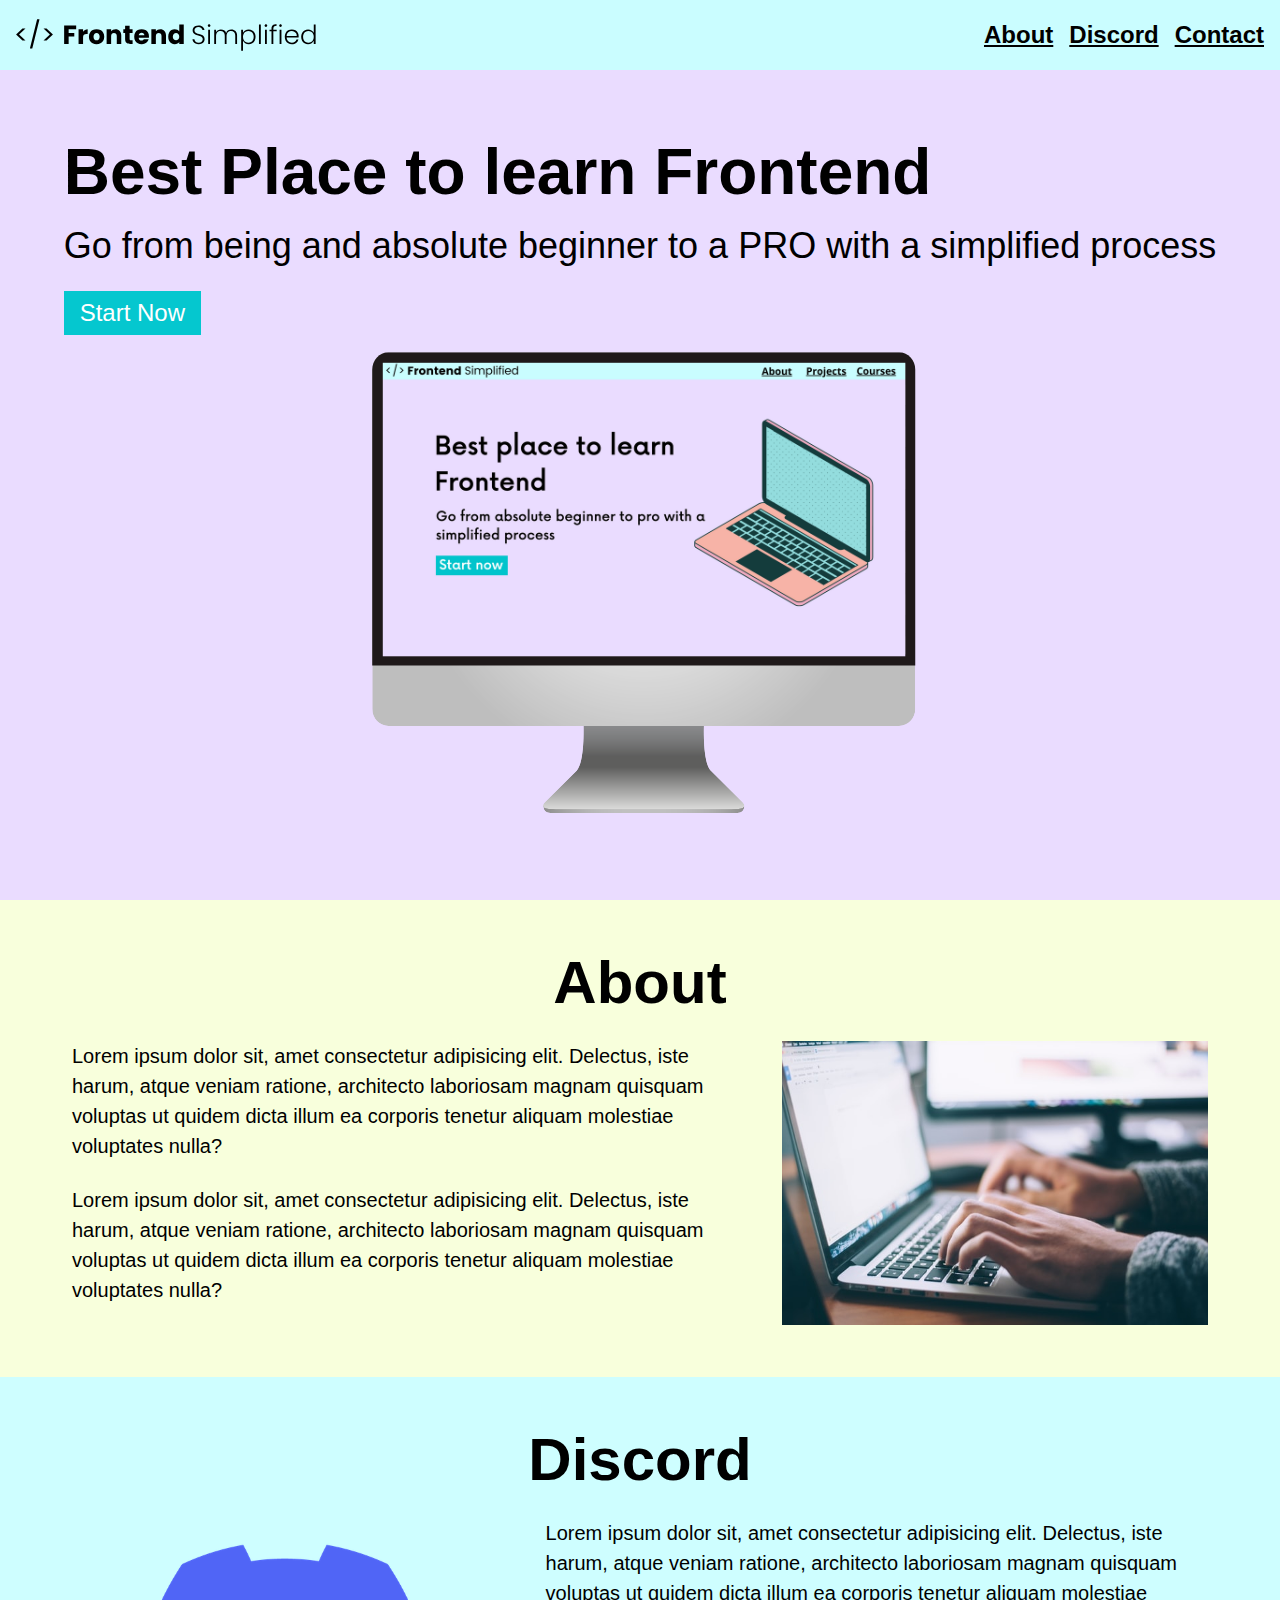
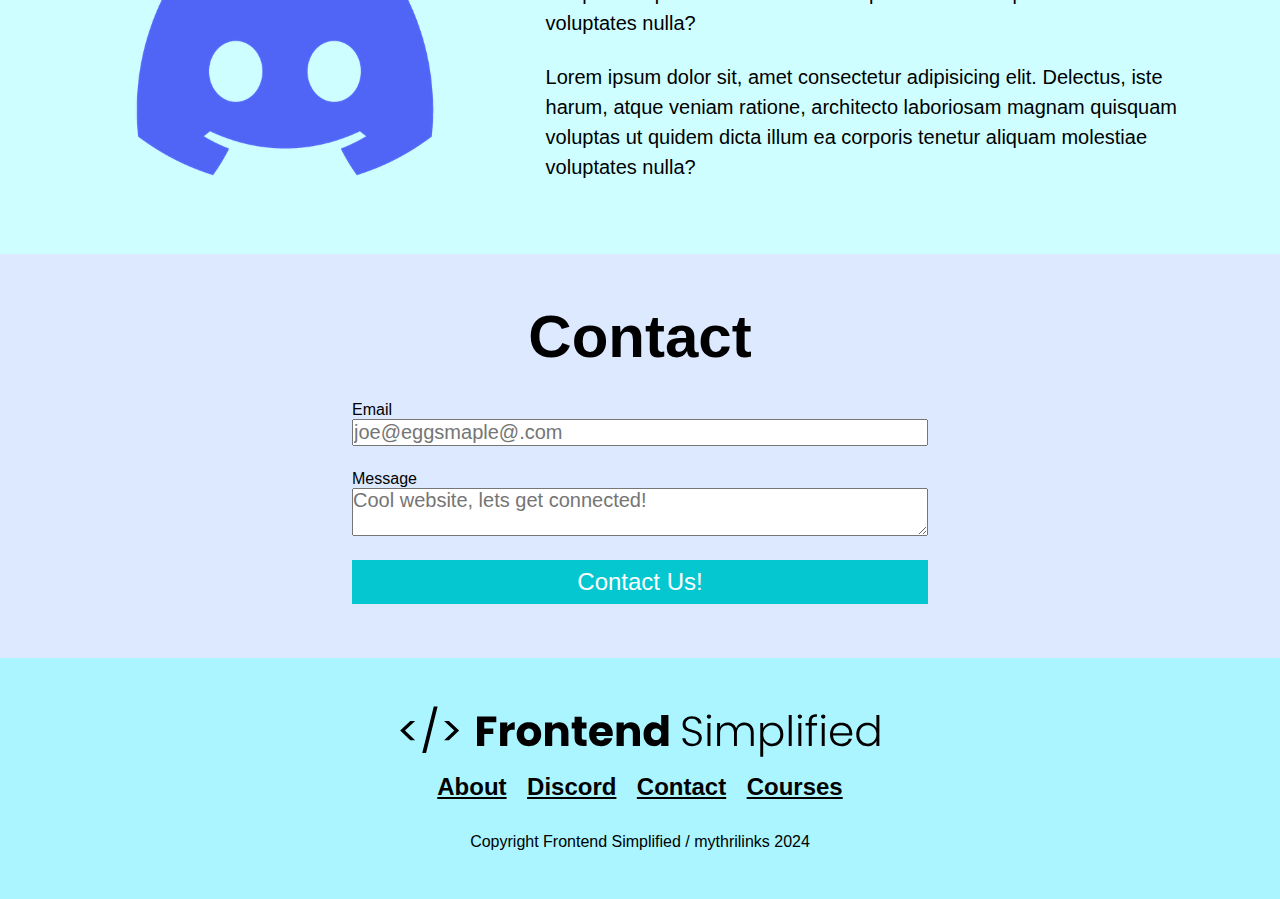
<file: HTMLweb/FES1.html>
<!DOCTYPE html>
<html lang="en">
  <head>
    <meta charset="UTF-8" />
    <meta name="viewport" content="width=device-width, initial-scale=1.0" />
    <title>FES1</title>
    <link rel="stylesheet" href="./Style2.css" />
  </head>

  <body>
    <section>
      <nav>
        <img src="./assets/FES.svg" class="logo" alt="" />
        <ul>
          <li><a href="#about"> About </a></li>
          <li><a href="#discord"> Discord </a></li>
          <li><a href="#contact"> Contact </a></li>
        </ul>
      </nav>
      <header>
        <div class="row">
          <div class="home__description">
            <h1>Best Place to learn Frontend</h1>
            <p class="subheader">
              Go from being and absolute beginner to a PRO with a simplified
              process
            </p>
            <button class="home__description--button">Start Now</button>
          </div>
          <figure>
            <img src="./assets/laptop.png" alt="" />
          </figure>
        </div>
      </header>
    </section>

    <main>
      <section id="About">
        <h2>About</h2>
        <div class="row">
          <div class="section__description">
            <div class="section__description--wrapper">
              <p class="section__description--para">
                Lorem ipsum dolor sit, amet consectetur adipisicing elit.
                Delectus, iste harum, atque veniam ratione, architecto
                laboriosam magnam quisquam voluptas ut quidem dicta illum ea
                corporis tenetur aliquam molestiae voluptates nulla?
              </p>
              <p class="section__description--para">
                Lorem ipsum dolor sit, amet consectetur adipisicing elit.
                Delectus, iste harum, atque veniam ratione, architecto
                laboriosam magnam quisquam voluptas ut quidem dicta illum ea
                corporis tenetur aliquam molestiae voluptates nulla?
              </p>
            </div>
            <figure class="about__img--wrapper">
              <img src="./assets/about.jpg" alt="" />
            </figure>
          </div>
        </div>
      </section>

      <section id="Discord">
        <h2>Discord</h2>
        <div class="row">
          <div class="section__description">
            <figure class="about__img--wrapper">
              <img src="./assets/discord.png" alt="Discord" />
            </figure>
            <div class="section__description--wrapper">
              <p class="section__description--para">
                Lorem ipsum dolor sit, amet consectetur adipisicing elit.
                Delectus, iste harum, atque veniam ratione, architecto
                laboriosam magnam quisquam voluptas ut quidem dicta illum ea
                corporis tenetur aliquam molestiae voluptates nulla?
              </p>
              <p class="section__description--para">
                Lorem ipsum dolor sit, amet consectetur adipisicing elit.
                Delectus, iste harum, atque veniam ratione, architecto
                laboriosam magnam quisquam voluptas ut quidem dicta illum ea
                corporis tenetur aliquam molestiae voluptates nulla?
              </p>
            </div>
          </div>
        </div>
      </section>

      <section id="Contact">
        <h2>Contact</h2>
        <form action="">
          <span>Email</span>
          <input type="email" placeholder="joe@eggsmaple@.com" />
          <span>Message</span>
          <textarea
            type="text"
            placeholder="Cool website, lets get connected!"
          ></textarea>
          <button>Contact Us!</button>
        </form>
      </section>
    </main>

    <footer>
      <img class="footer__logo" src="./assets/FES.svg" alt="" />
      <div class="footer__links">
        <a class="footer__link" href="#About">About</a>
        <a class="footer__link" href="#Discord">Discord</a>
        <a class="footer__link" href="#Contact">Contact</a>
        <a class="footer__link" href="">Courses</a>
      </div>
      <p>Copyright Frontend Simplified / mythrilinks 2024</p>
    </footer>
  </body>
</html>
</file>
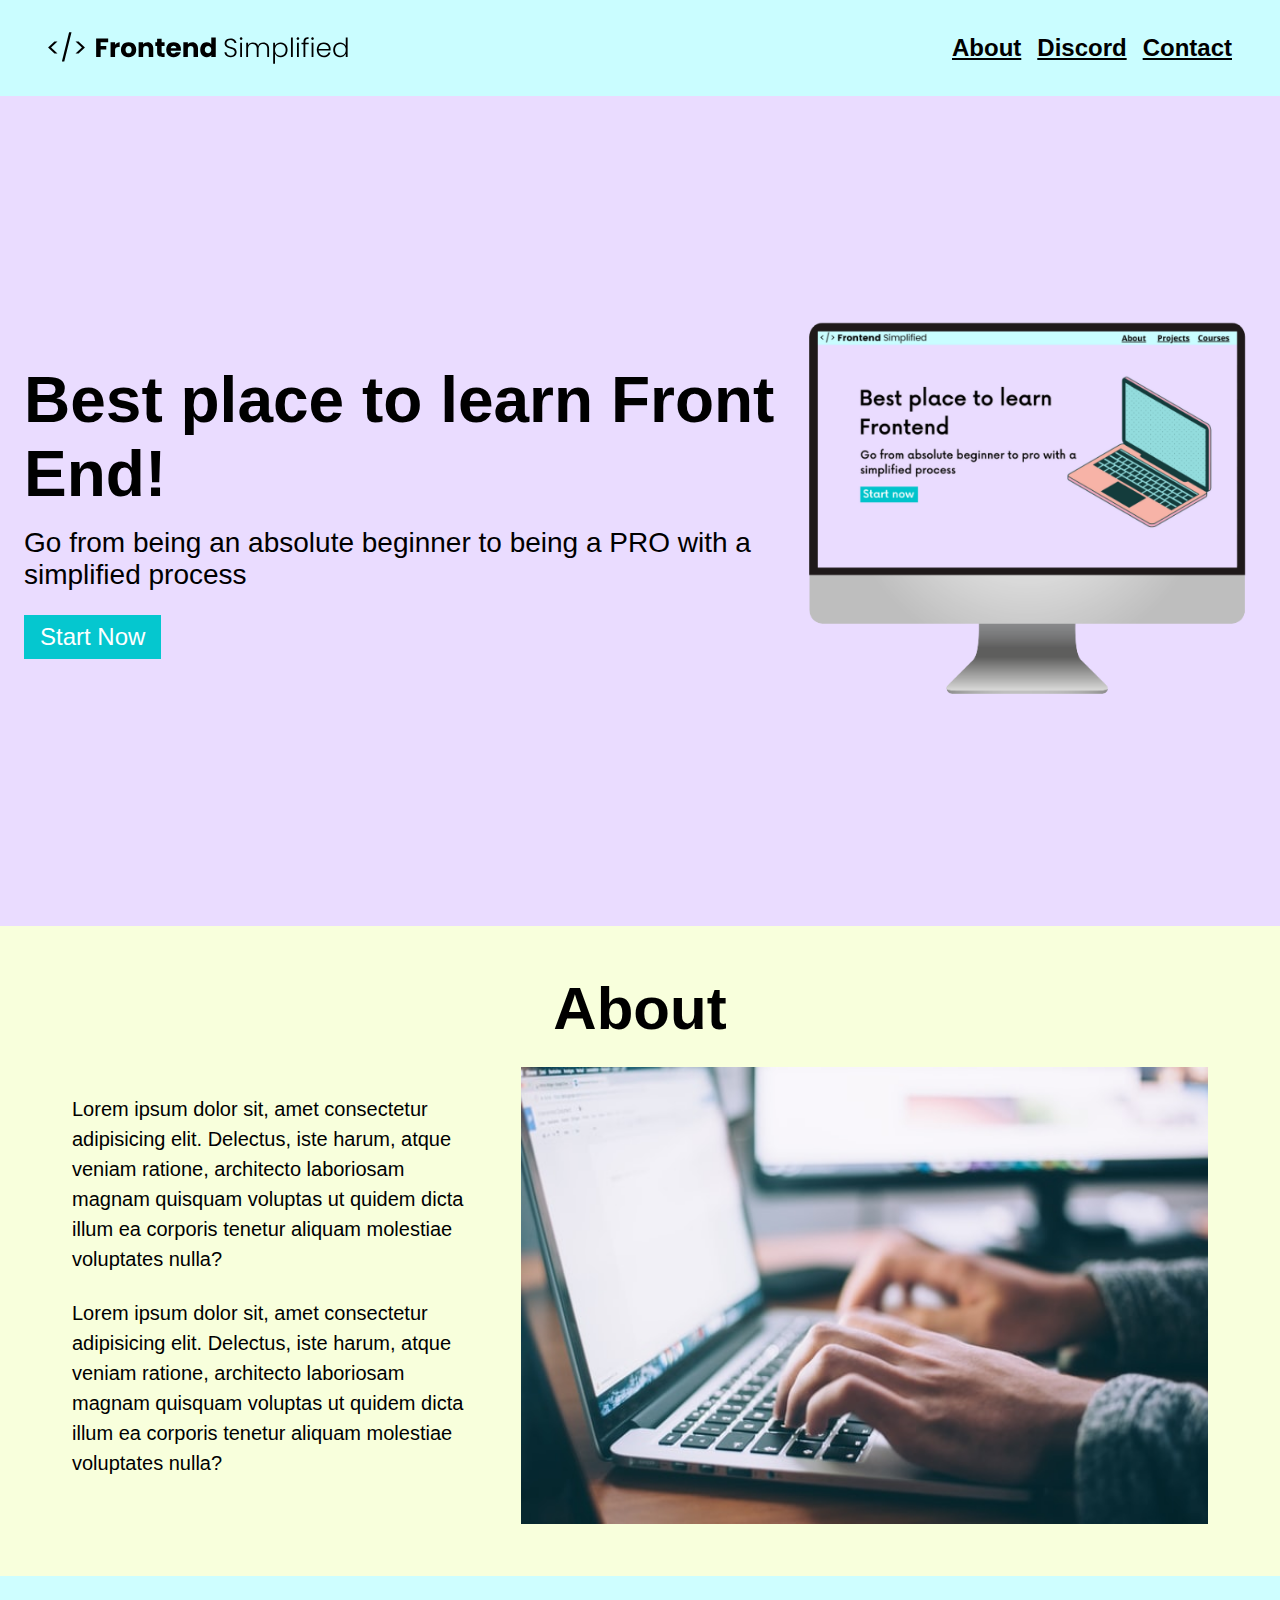
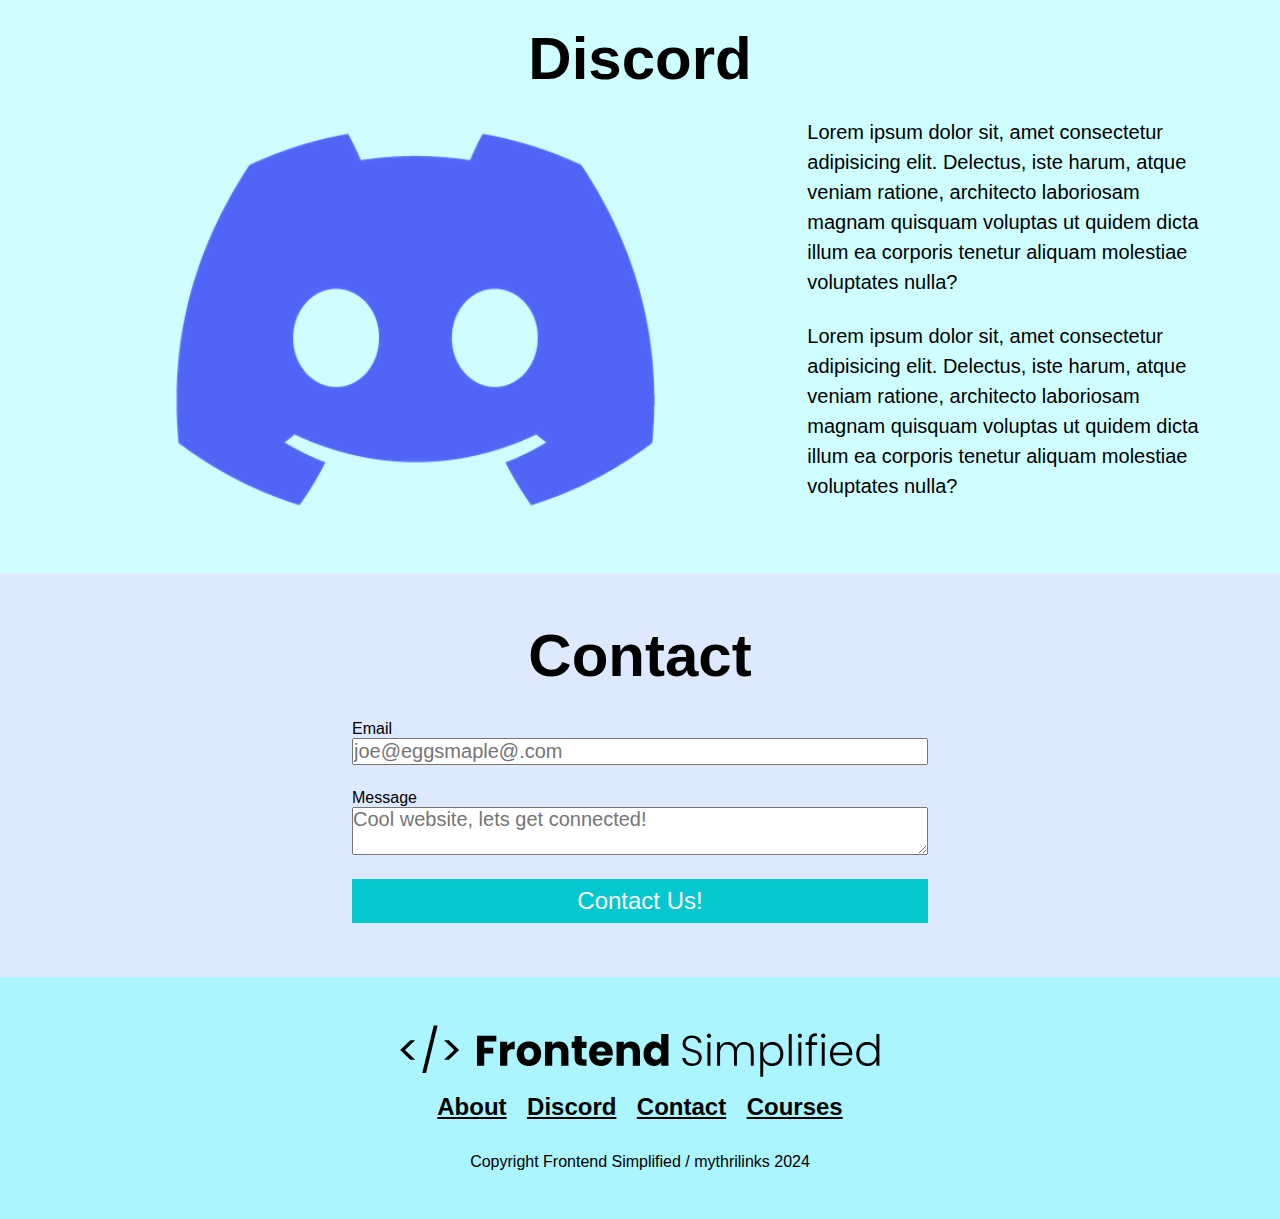
<file: HTMLweb/MyFES.html>
<!DOCTYPE html>
<html lang="en">
  <head>
    <meta charset="UTF-8" />
    <meta name="viewport" content="width=device-width, initial-scale=1.0" />
    <title>My FES</title>
    <link rel="stylesheet" href="./style.css" />
  </head>

  <body>
    <section>
      <nav>
        <img src="./assets/FES.svg" class="logo" alt="" />
        <ul>
          <li><a href="#about"> About </a></li>
          <li><a href="#discord"> Discord </a></li>
          <li><a href="#contact"> Contact </a></li>
        </ul>
      </nav>
      <header>
        <div class="row">
          <div class="home__description">
             <h1>Best place to learn Front End!</h1>
             <p class="subheader">
               Go from being an absolute beginner to being a PRO with a simplified process</p>
              <button class="home__description--button">Start Now</button>
          </div>
          <figure>
            <img src="./assets/laptop.png" alt="Home page image" />
          </figure>
        </div>
      </header>
    </section>

    <main>
      <section id="About">
        <h2>About</h2>
        <div class="row">
          <div class="section__description">
            <div class="section__description--wrapper">
              <p class="section__description--para">
                Lorem ipsum dolor sit, amet consectetur adipisicing elit.
                Delectus, iste harum, atque veniam ratione, architecto
                laboriosam magnam quisquam voluptas ut quidem dicta illum ea
                corporis tenetur aliquam molestiae voluptates nulla?
              </p>
              <p class="section__description--para">
                Lorem ipsum dolor sit, amet consectetur adipisicing elit.
                Delectus, iste harum, atque veniam ratione, architecto
                laboriosam magnam quisquam voluptas ut quidem dicta illum ea
                corporis tenetur aliquam molestiae voluptates nulla?
              </p>
            </div>
            <figure class="about__img--wrapper">
              <img src="./assets/about.jpg" alt="" />
            </figure>
          </div>
        </div>
      </section>

      <section id="Discord">
        <h2>Discord</h2>
        <div class="row">
          <div class="section__description">
            <figure class="about__img--wrapper">
              <img src="./assets/discord.png" alt="Discord" />
            </figure>
            <div class="section__description--wrapper">
              <p class="section__description--para">
                Lorem ipsum dolor sit, amet consectetur adipisicing elit.
                Delectus, iste harum, atque veniam ratione, architecto
                laboriosam magnam quisquam voluptas ut quidem dicta illum ea
                corporis tenetur aliquam molestiae voluptates nulla?
              </p>
              <p class="section__description--para">
                Lorem ipsum dolor sit, amet consectetur adipisicing elit.
                Delectus, iste harum, atque veniam ratione, architecto
                laboriosam magnam quisquam voluptas ut quidem dicta illum ea
                corporis tenetur aliquam molestiae voluptates nulla?
              </p>
            </div>
          </div>
        </div>
      </section>

      <section id="Contact">
        <h2>Contact</h2>
        <form action="">
          <span>Email</span>
          <input type="email" placeholder="joe@eggsmaple@.com" />
          <span>Message</span>
          <textarea
            type="text"
            placeholder="Cool website, lets get connected!"
          ></textarea>
          <button>Contact Us!</button>
        </form>
      </section>
    </main>

    <footer>
      <img class="footer__logo" src="./assets/FES.svg" alt="" />
      <div class="footer__links">
        <a class="footer__link" href="#About">About</a>
        <a class="footer__link" href="#Discord">Discord</a>
        <a class="footer__link" href="#Contact">Contact</a>
        <a class="footer__link" href="">Courses</a>
      </div>
      <p>Copyright Frontend Simplified / mythrilinks 2024</p>
    </footer>
  </body>
</html>
</file>
<file: HTMLweb/Style2.css>
* {
    padding: 0;
    margin: 0;
    box-sizing: border-box;
    font-family: 'Roboto', sans-serif;
}

nav {
    height: 70px;
    display: flex;
    justify-content: space-between;
    align-items: center;
    padding: 0 16px;
    background-color: #cafdff;
}

header {
    background-color: #eadcff;
    height: calc(100vh - 70px);
    padding: 24px;
    display: flex;
    align-items: center;
    justify-content: center;
}

h1 {
    font-size: 64px;
}

.subheader {
    font-size: 36px;
    margin: 16px 0 24px 0;   
}

button {
    background-color: #05c7cf;
    color: white;
    border: none;
    padding: 8px 16px;
    font-size: 24px;
    cursor: pointer;
}

a {
    color: #000;
    font-size: 24px;
    font-weight: 700;

}

.logo {
    width: 300px;
}

ul {
    display: flex;
}

li {
    list-style-type: none;
    padding-left: 16px;
}

.row {
    width: 100%;
    max-width: 1300px;
    display: flex;
    align-items: center;
    justify-content: center;
    flex-direction: column;
    
}

#About,
#Discord,
#Contact,
#nav,
footer {
    padding: 48px 48px;
}    

/*

ABOUT

*/


#About   {
    background-color: #f8ffdc;
}

h2 {
    font-size: 60px;
    text-align: center;
    margin-bottom: 24px;
}

.section__description {
    display: flex;
    justify-content: center;
    align-items: center;
}

.about__img--wrapper {
    width: 40%;
}

img {
    width: 100%;
}

.section__description--wrapper {
    width: 60%;
}

.about__img--wrapper,
.section__description--wrapper {
    padding: 0 24px;
}

.section__description--para {
    font-size: 20px;
    line-height: 1.5;
    margin-bottom: 24px;
}

/*

DISCORD

*/

#Discord {
    background-color: #cefeff;
}

/*

CONTACT

*/


#Contact {
    background-color: #dce9ff;
}

form {
    width: 100%;
    max-width: 600px;
    display: flex;
    flex-direction: column;
    margin: 0 auto;
    padding: 6px 12px;
}

input, textarea {
    margin-bottom: 24px;
    font-size: 20px;
    padding: 0;
}

/*

FOOTER

*/

footer {
    background-color: #aaf5ff;
    display: flex;
    flex-direction: column;
    align-items: center;
}

.footer__logo {
    max-width: 480px;
    margin-bottom: 16px;
    
}

.footer__links {
    margin-bottom: 32px;
}

.footer__link {
    padding: 0 8px;
}

/*
SMALL PHONES, TABLETS, LARGE SMARTPHONES 
*/

@media (max-width:728px) {
    
    .row {
        flex-direction: column;
    }

    .home__description {
        margin-bottom: 24px;
        display: flex;
        flex-direction: column;
        align-items: center;    
    }

    .home__description--button {
        max-width: 240px;
        
    }

    h1 {
        text-align: center;
        font-size: 60px;
    }

    .subheader {
        text-align: center;
        font-size: 28px;
    }

    ul {
        display: none;
    }

    .section__description {
        flex-direction: column;

    }

    .section__description--wrapper {
        width: 100%;
    }

    .about__img--wrapper {
        width: 100%;
    }
    
    #Discord .section__description {
        flex-direction: column-reverse;
    }

    footer {
        padding: 48px 24px;
    }
    
    .footer__logo {
        max-width: 360px;
    }

    .footer__link {
        padding: 0 4px;
        font-size: 18px;
        
    }

    .footer__links {
        margin-bottom: 24px;
    
    }
}
</file>
<file: HTMLweb/style.css>
* {
    padding: 0;
    margin: 0;
    box-sizing: border-box;
    font-family: 'Roboto', sans-serif;  
}

nav {
    height: 70px;
    display: flex;
    justify-content: space-between;
    align-items: center;
    padding: 0 16px;
    background-color: #cafdff;
}

header {
    background-color: #eadcff;
    height: calc(100vh - 70px);
    padding: 24px;
    display: flex;
    align-items: center;
    justify-content: center;
}

h1 {
    font-size: 64px;
}

.subheader {
    font-size: 28px;
    margin: 16px 0 24px 0;
}

button {
    background-color: #05c7cf;
    color: white;
    border: none;
    padding: 8px 16px;
    font-size: 24px;
    cursor: pointer;
}

a {
    color: black;
    font-size: 24px;
    font-weight: 700;
}

.logo {
    width: 300px;
}

ul {
    display: flex;
}

li {
    list-style-type: none;
    padding-left: 16px;
}


.row {
    width: 100%;
    max-width: 1300px;
    display: flex;
    align-items: center;
    justify-content: center;
    
}

#About,
#Discord,
#Contact,
nav,
footer {
    padding: 48px 48px;
}       

/*

ABOUT

*/


#About   {
    background-color: #f8ffdc;
}

h2 {
    font-size: 60px;
    text-align: center;
    margin-bottom: 24px;
}

.section__description {
    display: flex;
    justify-content: center;
    align-items: center;
}

.about__img--wrapper {
    width: 100%;
}

img {
    width: 100%;
}

.section__description--wrapper {
    width: 60%;
}

.about__img--wrapper,
.section__description--wrapper {
    padding: 0 24px;
}

.section__description--para {
    font-size: 20px;
    line-height: 1.5;
    margin-bottom: 24px;
}

/*

DISCORD

*/

#Discord {
    background-color: #cefeff;
}

/*

CONTACT

*/


#Contact {
    background-color: #dce9ff;
}

form {
    width: 100%;
    max-width: 600px;
    display: flex;
    flex-direction: column;
    margin: 0 auto;
    padding: 6px 12px;
}

input, textarea {
    margin-bottom: 24px;
    font-size: 20px;
    padding: 0;
}

/*

FOOTER

*/

footer {
    background-color: #aaf5ff;
    display: flex;
    flex-direction: column;
    align-items: center;
}

.footer__logo {
    max-width: 480px;
    margin-bottom: 16px;
    
}

.footer__links {
    margin-bottom: 32px;
}

.footer__link {
    padding: 0 8px;
}

/*
SMALL PHONES, TABLETS, LARGE SMARTPHONES 
*/

@media (Max-width: 728px) {
    .row {
    flex-direction: column;
    }

    .home__description {
    margin-bottom: 24px;
    display: flex;
    flex-direction: column;
    align-items: center;
    }

    .home__description--button {
        max-width: 240px;
        align-items: center;
    }
    
    h1 {
    text-align: center;
    font-size: 60px;
    }

    .subheader {
    text-align: center;
    font-size: 28px;

    }

    ul {
        display: none;
    }


    .section__description {
        flex-direction: column;
    }

    .section__description--wrapper {
        width: 100%;
    }

    #discord .section__description {
        flex-direction: column-reverse;
    }

    footer {
        padding: 48px 24px;
    }

    .footer__logo {
        max-width: 360px;
    }

    .footer__link {
        padding: 0 8px;
        font-size: 18px;
    }
}
</file>
